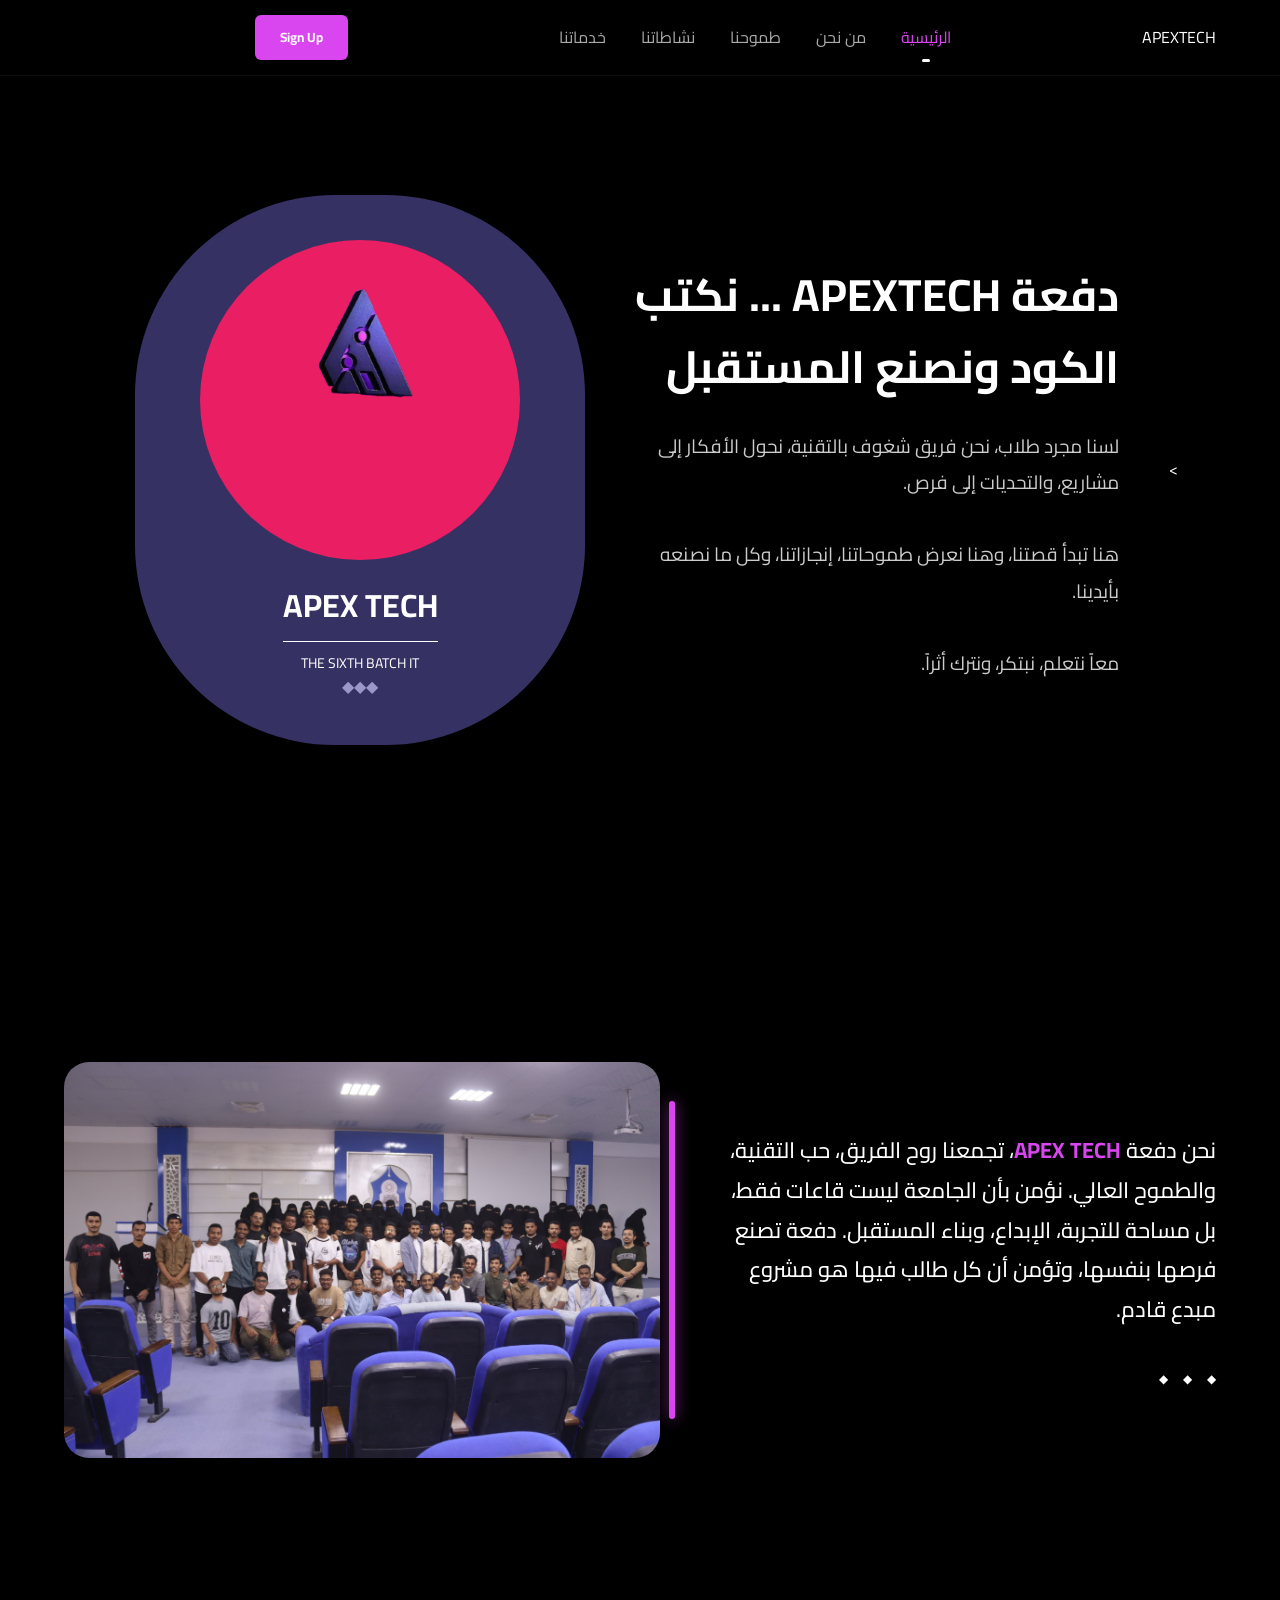
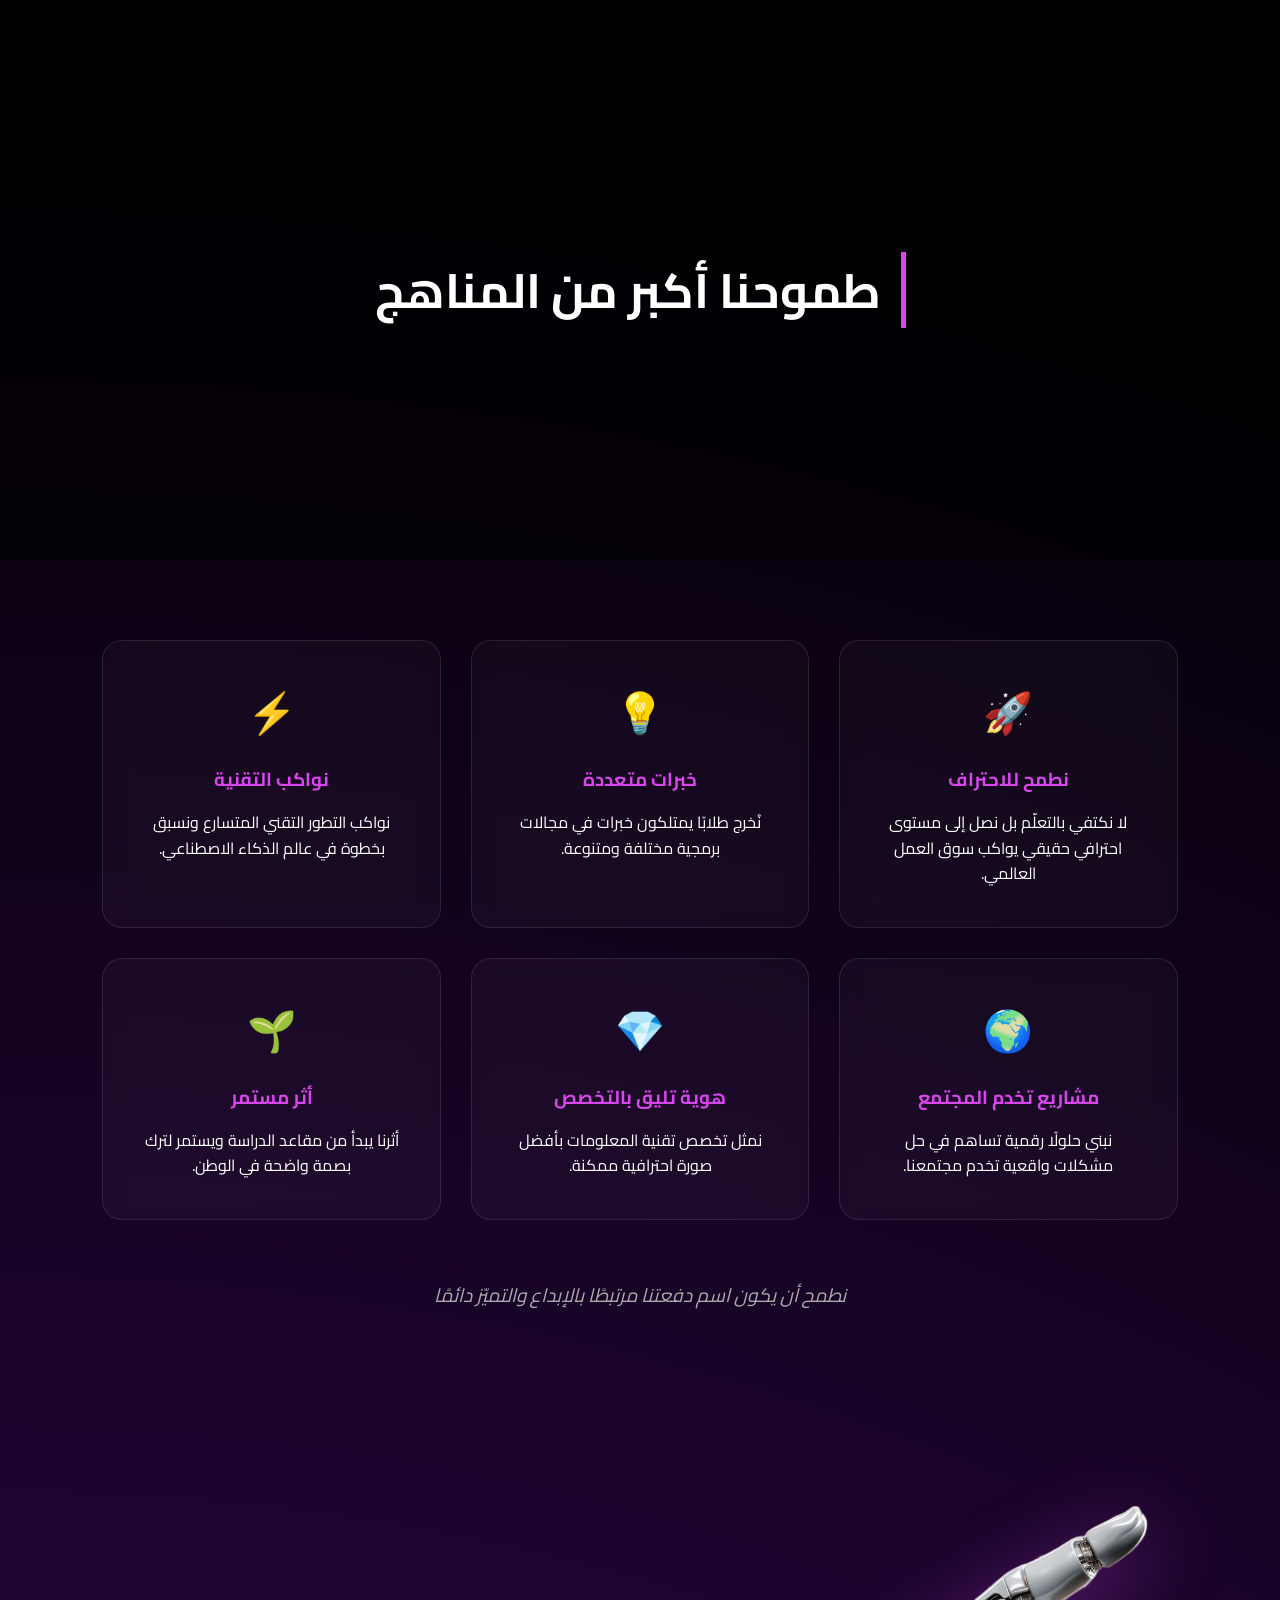
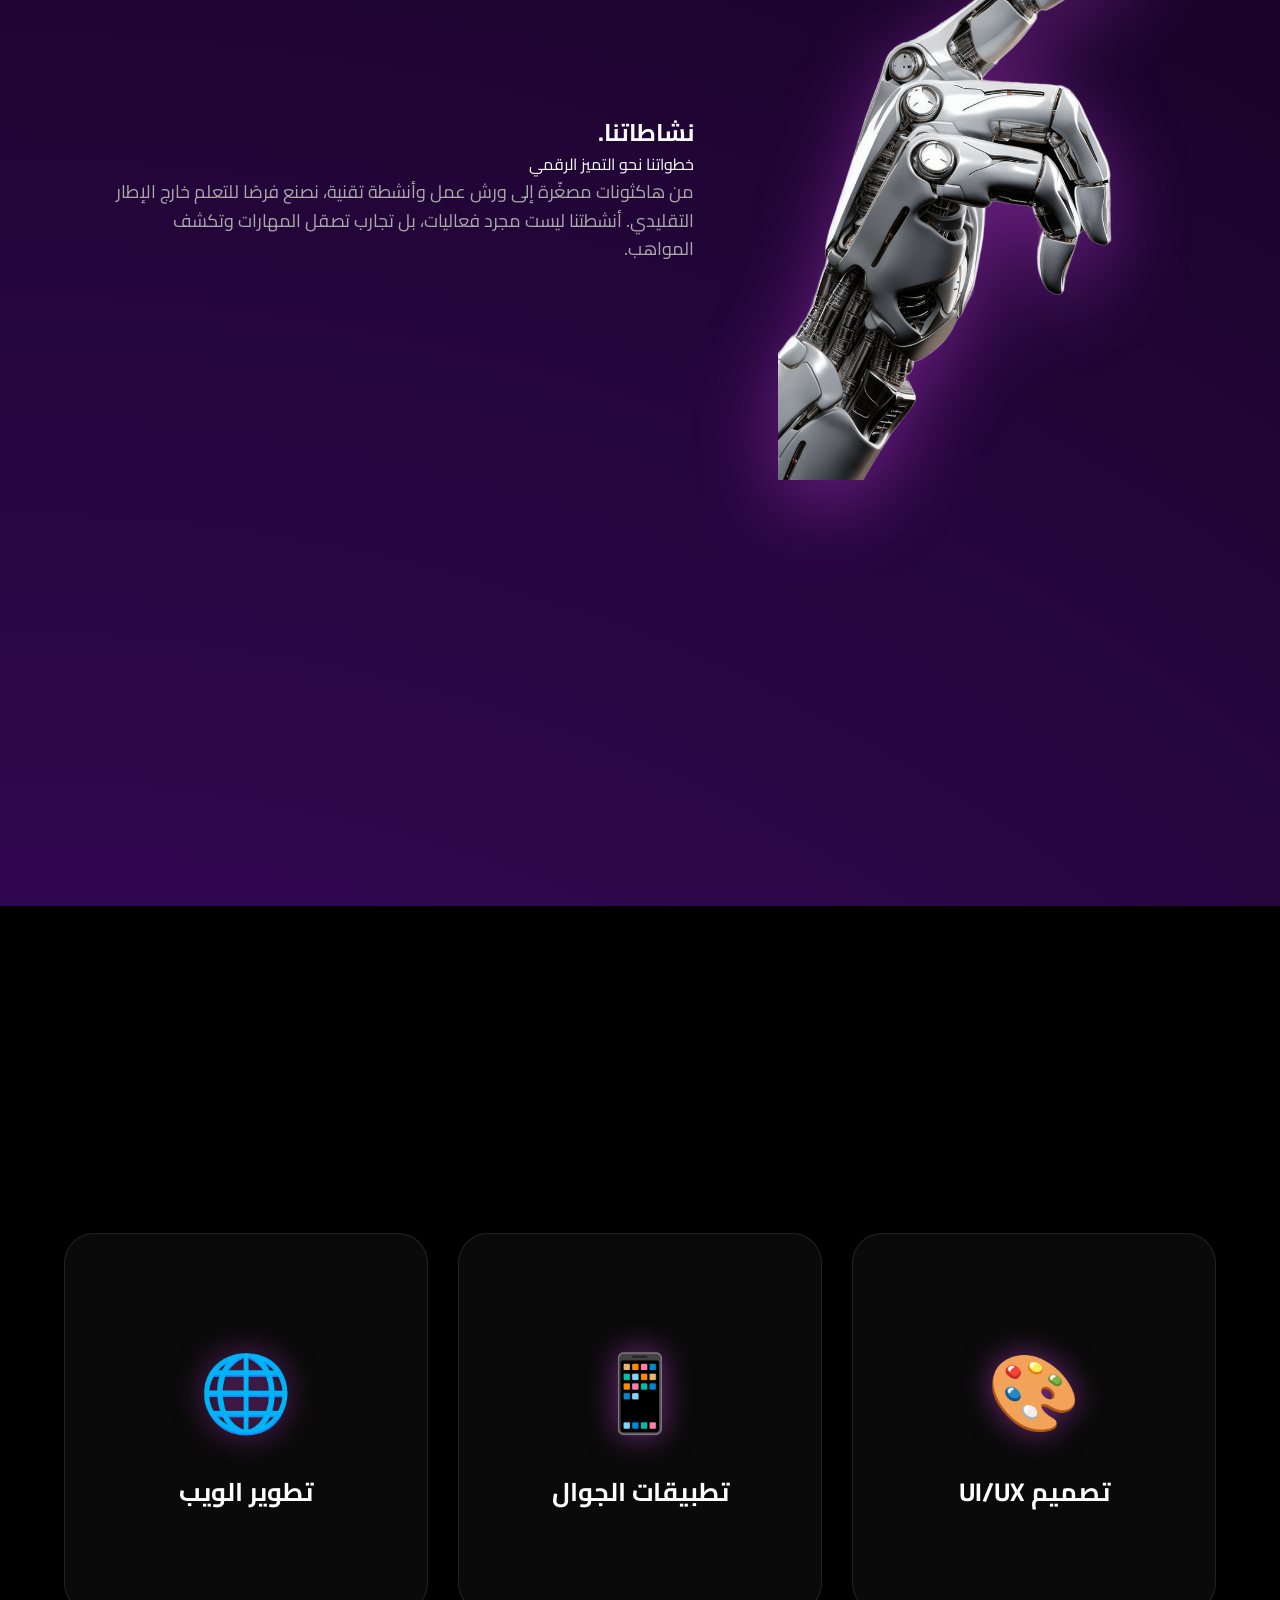
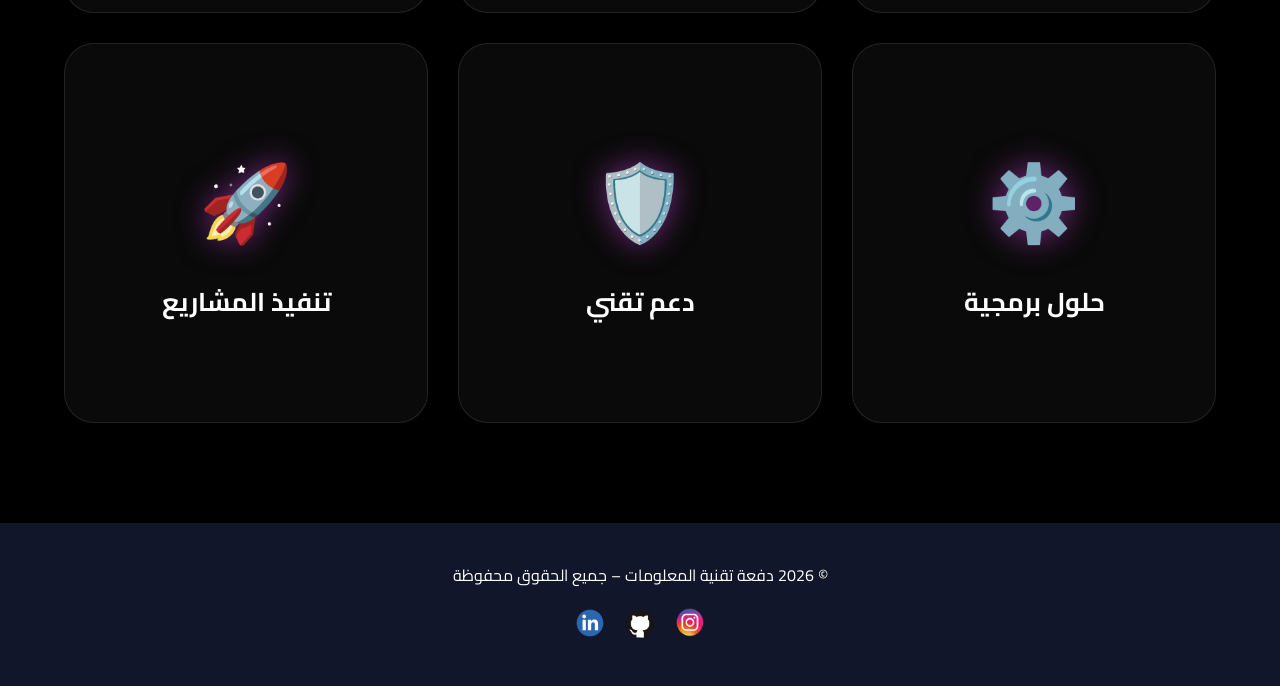
<file: Ap/index.html>
<!DOCTYPE html>
<html lang="ar" dir="rtl">
<head>
    <meta charset="UTF-8">
    <meta name="viewport" content="width=device-width, initial-scale=1.0">
    <title>APEX TECH | المستقبل يبدأ هنا</title>
    <link rel="stylesheet" href="styles.css">
    <link href="https://fonts.googleapis.com/css2?family=Cairo:wght@400;600;700&display=swap" rel="stylesheet">
</head>
<body>

    <nav>
        <div class="nav-container">
            <div class="logo-text"><a href="#home" style="text-decoration: none; color: inherit;">APEX<span>TECH</span></a></div>
            <ul class="nav-links">
                <li class="active"><a href="#home">الرئيسية</a></li>
                <li><a href="#about">من نحن</a></li>
                <li><a href="#ambition">طموحنا</a></li>
                <li><a href="#activities">نشاطاتنا</a></li>
                <li><a href="#services">خدماتنا</a></li>
            </ul>
            <button class="signup">Sign Up</button>
            <div class="menu-toggle" id="mobile-menu">
                <span></span><span></span><span></span>
            </div>
        </div>
    </nav>

    <main>
        <section id="home" class="hero-section">>
    <div class="hero-container">
        <div class="hero-visual">
            <div class="ellipse-bg"></div>
            <div class="logo-wrapper">
                <img src="images/logo.png" alt="APEX TECH Logo" class="main-logo">
            </div>
            <div class="batch-info">
                <h2>APEX TECH</h2>
                <p>THE SIXTH BATCH IT</p>
            </div>
            <div class="decoration-stars">
                <span>◆</span><span>◆</span><span>◆</span>
            </div>
        </div>

        <div class="hero-text-content">
            <h1 class="hero-title">دفعة APEXTECH ... نكتب الكود ونصنع المستقبل</h1>
            <p class="hero-description">
                لسنا مجرد طلاب، نحن فريق شغوف بالتقنية، نحول الأفكار إلى مشاريع، والتحديات إلى فرص. 
                <br><br>
                هنا تبدأ قصتنا، وهنا نعرض طموحاتنا، إنجازاتنا، وكل ما نصنعه بأيدينا. 
                <br><br>
                معاً نتعلم، نبتكر، ونترك أثراً.
            </p>
        </div>
    </div>
</section>

        <section id="about" class="about-section reveal">
    <div class="about-container">
        <div class="about-text">
            <p>
                نحن دفعة <span class="highlight">APEX TECH</span>، تجمعنا روح الفريق، حب التقنية، والطموح العالي. نؤمن بأن الجامعة ليست قاعات فقط، بل مساحة للتجربة، الإبداع، وبناء المستقبل. دفعة تصنع فرصها بنفسها، وتؤمن أن كل طالب فيها هو مشروع مبدع قادم.
            </p>
            <div class="decoration-dots">
                <span>◆</span><span>◆</span><span>◆</span>
            </div>
        </div>

        <div class="about-image-wrapper">
            <div class="image-frame">
                <img src="images/grop.jpg" alt="APEXTECH Team">
                <div class="side-border"></div>
            </div>
        </div>
    </div>
</section>

        <section id="ambition" class="ambition-section reveal">
    <div class="video-container">
        <video autoplay muted loop playsinline class="bg-video">
            <source src="images/15.mp4" type="video/mp4">
        </video>
        <div class="video-overlay">
            <h2 class="reveal-text">طموحنا أكبر من <span>المناهج</span></h2>
        </div>
    </div>

    <div class="content-wrapper">
        <div class="cards-grid">
            <div class="ambition-card reveal">
                <div class="card-icon">🚀</div>
                <h3>نطمح للاحتراف</h3>
                <p>لا نكتفي بالتعلّم بل نصل إلى مستوى احترافي حقيقي يواكب سوق العمل العالمي.</p>
            </div>

            <div class="ambition-card reveal">
                <div class="card-icon">💡</div>
                <h3>خبرات متعددة</h3>
                <p>نُخرج طلابًا يمتلكون خبرات في مجالات برمجية مختلفة ومتنوعة.</p>
            </div>

            <div class="ambition-card reveal">
                <div class="card-icon">⚡</div>
                <h3>نواكب التقنية</h3>
                <p>نواكب التطور التقني المتسارع ونسبق بخطوة في عالم الذكاء الاصطناعي.</p>
            </div>

            <div class="ambition-card reveal">
                <div class="card-icon">🌍</div>
                <h3>مشاريع تخدم المجتمع</h3>
                <p>نبني حلولًا رقمية تساهم في حل مشكلات واقعية تخدم مجتمعنا.</p>
            </div>

            <div class="ambition-card reveal">
                <div class="card-icon">💎</div>
                <h3>هوية تليق بالتخصص</h3>
                <p>نمثل تخصص تقنية المعلومات بأفضل صورة احترافية ممكنة.</p>
            </div>

            <div class="ambition-card reveal">
                <div class="card-icon">🌱</div>
                <h3>أثر مستمر</h3>
                <p>أثرنا يبدأ من مقاعد الدراسة ويستمر لترك بصمة واضحة في الوطن.</p>
            </div>
        </div>
        
        <div class="ambition-footer reveal">
            <p>نطمح أن يكون اسم دفعتنا مرتبطًا بالإبداع والتميّز دائمًا</p>
        </div>
    </div>
</section>

<section id="activities" class="activities-section reveal">
    <div class="activities-hero">
        <div class="activities-image reveal-left">
            <img src="images/hand.png" alt="AI Hand" class="floating-hand">
        </div>

        <div class="activities-content reveal-right">
            <h2 class="section-title">نشاطاتنا<span>.</span></h2>
            <p class="subtitle">خطواتنا نحو التميز الرقمي</p>
            <p class="description">
                من هاكثونات مصغّرة إلى ورش عمل وأنشطة تقنية، نصنع فرصًا للتعلم خارج الإطار التقليدي. 
                أنشطتنا ليست مجرد فعاليات، بل تجارب تصقل المهارات وتكشف المواهب.
            </p>
        </div>
    </div>

    <div class="slider-wrapper reveal">
        <button class="slide-btn prev" id="prevBtn">‹</button>
        
        <div class="activities-slider" id="mainSlider">
            <div class="activity-slide">
                <div class="slide-card">
                    <span class="tag">Workshops</span>
                    <h3>ورش عمل تقنية</h3>
                    <p>ورش تفاعلية لتطوير المهارات البرمجية والتقنية الحديثة.</p>
                </div>
            </div>

            <div class="activity-slide">
                <div class="slide-card">
                    <span class="tag">Hackathon</span>
                    <h3>هاكثون مصغّر</h3>
                    <p>تجربة تنافسية مكثفة لتحويل الأفكار المبتكرة إلى حلول حقيقية.</p>
                </div>
            </div>

            <div class="activity-slide coming">
                <div class="slide-card">
                    <span class="tag">Coming Soon</span>
                    <h3>قريبًا</h3>
                    <p>فعاليات جديدة وتجارب تقنية أقوى في الطريق إليكم.</p>
                </div>
            </div>
        </div>

        <button class="slide-btn next" id="nextBtn">›</button>
    </div>
</section>

<section id="services" class="services-section">
    <div class="services-container">
        
        <div class="services-header reveal">
            <h1 class="main-title">خدماتنا<span>.</span></h1>
            <div class="title-line"></div>
            <p class="description">مهارات طلابنا تتحول إلى حلول رقمية احترافية، جاهزة لتلبية احتياجات سوق العمل بأعلى معايير الجودة.</p>
        </div>

        <div class="services-grid">
            <div class="flip-card reveal">
                <div class="card-inner">
                    <div class="card-front">
                        <div class="icon">🎨</div>
                        <h3>تصميم UI/UX</h3>
                    </div>
                    <div class="card-back">
                        <p>واجهات مستخدم جذابة وتجارب رقمية مدروسة بعناية لتسهيل رحلة المستخدم.</p>
                    </div>
                </div>
            </div>

            <div class="flip-card reveal">
                <div class="card-inner">
                    <div class="card-front">
                        <div class="icon">📱</div>
                        <h3>تطبيقات الجوال</h3>
                    </div>
                    <div class="card-back">
                        <p>برمجة تطبيقات ذكية (Android/iOS) تقدم تجربة مستخدم استثنائية وسلسة.</p>
                    </div>
                </div>
            </div>

            <div class="flip-card reveal">
                <div class="card-inner">
                    <div class="card-front">
                        <div class="icon">🌐</div>
                        <h3>تطوير الويب</h3>
                    </div>
                    <div class="card-back">
                        <p>تصميم وبناء مواقع ويب سريعة، متجاوبة، وبأحدث التقنيات لضمان أفضل أداء.</p>
                    </div>
                </div>
            </div>

            <div class="flip-card reveal">
                <div class="card-inner">
                    <div class="card-front">
                        <div class="icon">⚙️</div>
                        <h3>حلول برمجية</h3>
                    </div>
                    <div class="card-back">
                        <p>تطوير أنظمة برمجية متكاملة مخصصة لحل مشاكل عملك المعقدة.</p>
                    </div>
                </div>
            </div>

            <div class="flip-card reveal">
                <div class="card-inner">
                    <div class="card-front">
                        <div class="icon">🛡️</div>
                        <h3>دعم تقني</h3>
                    </div>
                    <div class="card-back">
                        <p>استشارات وحلول برمجية متكاملة لحل المشكلات التقنية المعقدة.</p>
                    </div>
                </div>
            </div>

            <div class="flip-card reveal">
                <div class="card-inner">
                    <div class="card-front">
                        <div class="icon">🚀</div>
                        <h3>تنفيذ المشاريع</h3>
                    </div>
                    <div class="card-back">
                        <p>تحويل الأفكار من مجرد مخططات إلى واقع رقمي ملموس وناجح.</p>
                    </div>
                </div>
            </div>
        </div>
    </div>
</section>
    </main>

    <footer class="footer">
        <p>© 2026 دفعة تقنية المعلومات – جميع الحقوق محفوظة</p>
        <div class="footer-icons">
            <a href="#"><img src="images/insta.png" alt="Instagram"></a>
            <a href="#"><img src="images/github.png" alt="GitHub"></a>
            <a href="#"><img src="images/link.png" alt="LinkedIn"></a>
        </div>
    </footer>

    <script src="index.js"></script>
</body>
</html>
</file>
<file: Ap/styles.css>
/* ===== 1. الإعدادات العامة (General Settings) ===== */
:root {
    --glow-color: #d946ef;
    --bg-dark: #000;
    --glass-bg: rgba(255, 255, 255, 0.04);
}

* {
    margin: 0;
    padding: 0;
    box-sizing: border-box;
    font-family: 'Cairo', sans-serif;
}

body {
    background: radial-gradient(circle at bottom left, #4b0b7a, #000 70%);
    color: #fff;
    overflow-x: hidden;
    line-height: 1.6;
}

/* ===== 2. الهيدر (Navbar) ===== */
nav {
    display: flex;
    justify-content: space-between;
    align-items: center;
    padding: 30px 60px;
    background: rgba(0, 0, 0, 0.6);
    backdrop-filter: blur(10px);
    position: fixed;
    width: 100%;
    top: 0;
    z-index: 1000;
}

nav ul {
    list-style: none;
    display: flex;
    gap: 40px;
}

nav ul li a {
    color: #aaa;
    text-decoration: none;
    font-size: 16px;
    transition: 0.3s;
}

nav ul li.active a {
    color: var(--glow-color);
}

.signup {
    background: var(--glow-color);
    padding: 10px 25px;
    border-radius: 8px;
    color: #fff;
    border: none;
    cursor: pointer;
    font-weight: bold;
}

/* ===== 3. قسم الهيرو (Hero Section - كما في الصورة 32) ===== */
.hero-section {
    min-height: 100vh;
    display: flex;
    align-items: center;
    justify-content: center;
    padding: 120px 8% 60px;
}

.hero-container {
    display: flex;
    align-items: center;
    justify-content: space-between;
    width: 100%;
    gap: 50px;
}

.hero-visual {
    position: relative;
    width: 45%;
    display: flex;
    flex-direction: column;
    align-items: center;
}

.ellipse-bg {
    position: absolute;
    width: 450px;
    height: 550px;
    background: rgba(90, 82, 165, 0.6);
    border-radius: 200px;
    z-index: 1;
}

.logo-wrapper {
    position: relative;
    z-index: 3;
    width: 320px;
    height: 320px;
    background: #e91e63;
    /* اللون الوردي خلف اللوجو */
    border-radius: 50%;
    display: flex;
    justify-content: center;
    align-items: center;
}

.main-logo {
    width: 250px;
    z-index: 4;
}

.batch-info {
    position: relative;
    z-index: 3;
    text-align: center;
    margin-top: 20px;
}

.batch-info h2 {
    font-size: 32px;
    font-weight: bold;
}

.batch-info p {
    border-top: 1px solid #fff;
    margin-top: 10px;
    padding-top: 10px;
    font-size: 14px;
}

.hero-text-content {
    width: 50%;
    text-align: right;
}

.hero-title {
    font-size: 45px;
    font-weight: 700;
    margin-bottom: 25px;
}

.hero-description {
    font-size: 19px;
    color: #ccc;
    line-height: 1.9;
}

/* ===== 4. قسم الخدمات (Services - كما في الصورة 31) ===== */
.services-section {
    padding: 100px 5%;
    text-align: center;
    display: flex;
    flex-direction: column;
    align-items: center;
}

.services-header {
    margin-bottom: 70px;
    display: flex;
    flex-direction: column;
    align-items: center;
}

.main-title {
    font-size: 50px;
    margin-bottom: 15px;
}

.title-line {
    width: 80px;
    height: 4px;
    background: var(--glow-color);
    margin-bottom: 25px;
}

.description {
    max-width: 800px;
    color: #aaa;
    font-size: 18px;
    margin: 0 auto;
}

/* شبكة البطاقات الممركزة */
.services-grid {
    display: grid;
    grid-template-columns: repeat(auto-fit, minmax(320px, 1fr));
    gap: 40px;
    width: 100%;
    max-width: 1200px;
    justify-content: center;
    /* توسيط البطاقات */
}

.flip-card {
    height: 400px;
    perspective: 1000px;
}

.card-inner {
    position: relative;
    width: 100%;
    height: 100%;
    transition: transform 0.6s cubic-bezier(0.4, 0, 0.2, 1);
    transform-style: preserve-3d;
}

.flip-card:hover .card-inner {
    transform: rotateY(180deg);
}

.card-front,
.card-back {
    position: absolute;
    width: 100%;
    height: 100%;
    backface-visibility: hidden;
    border-radius: 30px;
    display: flex;
    flex-direction: column;
    justify-content: center;
    align-items: center;
    padding: 40px;
    border: 1px solid rgba(255, 255, 255, 0.1);
}

.card-front {
    background: var(--glass-bg);
    backdrop-filter: blur(10px);
}

/* تكبير الأيقونات */
.card-front .icon {
    font-size: 85px;
    /* حجم أيقونة ضخم وفخم */
    margin-bottom: 25px;
    filter: drop-shadow(0 0 20px rgba(217, 70, 239, 0.4));
}

.card-front h3 {
    font-size: 24px;
    color: #fff;
}

.card-back {
    background: #0a0a0a;
    transform: rotateY(180deg);
    color: #ccc;
    text-align: center;
    border: 1px solid var(--glow-color);
}

/* ===== 5. التجاوب (Responsiveness) ===== */
@media (max-width: 992px) {
    .hero-container {
        flex-direction: column;
        text-align: center;
    }

    .hero-text-content {
        width: 100%;
        text-align: center;
        order: 1;
    }

    .hero-visual {
        width: 100%;
        order: 2;
        transform: scale(0.8);
    }

    .hero-title {
        font-size: 32px;
    }

    nav {
        padding: 20px;
    }

    nav ul {
        display: none;
    }

    /* يفضل إضافة قائمة همبرغر هنا لاحقاً */
}

@media (max-width: 768px) {
    .services-grid {
        grid-template-columns: 1fr;
        max-width: 400px;
    }

    .main-title {
        font-size: 38px;
    }
}

/* الإعدادات العامة */
* {
    margin: 0;
    padding: 0;
    box-sizing: border-box;
    font-family: 'Cairo', sans-serif;
}

html {
    scroll-behavior: smooth;
}

body {
    background: radial-gradient(circle at bottom left, #4b0b7a, #000 70%);
    color: #fff;
    overflow-x: hidden;
}
/* ===== 1. تنسيق الهيدر (Navigation) المصلح ===== */
nav {
    display: flex;
    justify-content: center;
    align-items: center;
    padding: 15px 0; /* زيادة بسيطة لإعطاء متنفس */
    background: rgba(0, 0, 0, 0.95);
    backdrop-filter: blur(10px);
    position: fixed;
    width: 100%;
    top: 0;
    z-index: 2000;
    border-bottom: 1px solid rgba(255, 255, 255, 0.05);
}

.nav-container {
    width: 90%;
    max-width: 1300px;
    display: flex;
    /* التبديل بين اللوجو والروابط ليتناسب مع اتجاه الصفحة RTL */
    flex-direction: row; 
    justify-content: space-between; 
    align-items: center;
}

.nav-links {
    display: flex;
    list-style: none;
    gap: 35px; /* مسافة متوازنة بين الروابط */
    margin: 0;
    padding: 0;
    align-items: center;
}

.nav-links li {
    position: relative;
}

.nav-links li a {
    color: #aaa;
    text-decoration: none;
    font-size: 16px;
    transition: 0.3s;
}

/* العنصر النشط وتأثير النقطة البيضاء */
.nav-links li.active a, 
.nav-links li a:hover {
    color: #d946ef;
}

.nav-links li.active::after {
    content: "";
    position: absolute;
    width: 8px;
    height: 3px;
    background: #fff;
    bottom: -12px; /* ضبط المسافة أسفل النص */
    left: 50%;
    transform: translateX(-50%);
    border-radius: 2px;
}

/* زر التسجيل */
.signup {
    background: #d946ef;
    padding: 10px 25px;
    border-radius: 6px;
    color: #fff;
    border: none;
    cursor: pointer;
    font-weight: bold;
    transition: 0.3s;
    margin-right: 20px; /* إبعاد الزر قليلاً عن الروابط */
}

/* ===== 2. تنسيق الهيرو الموحد (Hero Section) ===== */
.hero-section {
    padding-top: 100px; /* لتجنب اختفاء المحتوى تحت الهيدر */
    min-height: 100vh;
    display: flex;
    align-items: center;
}

.hero-container {
    display: flex;
    /* row-reverse يجعل النصوص يمين والصورة يسار بشكل صحيح في RTL */
    flex-direction: row-reverse; 
    justify-content: space-between;
    align-items: center;
    width: 90%;
    max-width: 1300px;
    margin: 0 auto;
    gap: 50px;
}

.hero-text-content {
    flex: 1.2; /* إعطاء مساحة أكبر قليلاً للنص */
    text-align: right;
}

.hero-visual {
    flex: 1;
    display: flex;
    justify-content: center;
    position: relative;
}

/* تحسينات للتجاوب مع الجوال */
@media (max-width: 992px) {
    .nav-container, .hero-container {
        flex-direction: column;
        gap: 30px;
    }
    .nav-links {
        gap: 15px;
    }
    .hero-text-content {
        text-align: center;
    }
}
/* تصميم الأسطوانة واللوجو */
.logo-area {
    width: 40%;
    position: relative;
}

.cylinder {
    width: 300px;
    height: 400px;
    background: linear-gradient(180deg, #6d5aa7, #5a4b8a);
    border-radius: 150px;
    position: relative;
    display: flex;
    justify-content: center;
}

.logo img {
    width: 250px;
    filter: drop-shadow(0 20px 30px rgba(0, 0, 0, 0.5));
}

/* قسم من نحن */
/* ===== قسم من نحن (About Us) المطور ===== */
.about-section {
    padding: 100px 5%;
    background: #000;
    display: flex;
    justify-content: center;
    align-items: center;
    min-height: 80vh;
}

.about-container {
    max-width: 1300px;
    width: 100%;
    display: flex;
    flex-direction: row; /* النص يمين والصورة يسار */
    justify-content: space-between;
    align-items: center;
    gap: 60px;
}

/* تنسيق النصوص */
.about-text {
    flex: 1;
    position: relative;
    text-align: right;
}

.about-text p {
    font-size: 22px;
    line-height: 1.8;
    color: #fff;
    font-weight: 500;
}

.about-text .highlight {
    color: #d946ef; /* اللون البنفسجي المشرق */
    font-weight: 700;
}

/* النقاط المزخرفة (الدايموند) */
.decoration-dots {
    margin-top: 40px;
    display: flex;
    gap: 15px;
    color: #fff;
    font-size: 12px;
}

/* تنسيق الصورة والإطار */
.about-image-wrapper {
    flex: 1.2;
    display: flex;
    justify-content: flex-end;
}

.image-frame {
    position: relative;
    width: 100%;
    max-width: 650px;
    border-radius: 20px;
    overflow: visible; /* للسماح للحدود الجانبية بالظهور */
}

.image-frame img {
    width: 100%;
    border-radius: 25px;
    display: block;
    box-shadow: 0 20px 50px rgba(0,0,0,0.5);
}

/* الخط البنفسجي الرأسي بجانب الصورة */
.side-border {
    position: absolute;
    right: -15px; /* يبرز للخارج قليلاً */
    top: 10%;
    bottom: 10%;
    width: 6px;
    background: #d946ef;
    border-radius: 10px;
    box-shadow: 0 0 15px rgba(217, 70, 239, 0.6);
}

/* تحسين التجاوب للجوال */
@media (max-width: 992px) {
    .about-container {
        flex-direction: column-reverse;
        text-align: center;
    }
    .about-text {
        text-align: center;
    }
    .decoration-dots {
        justify-content: center;
    }
    .side-border {
        display: none; /* إخفاء الخط في الشاشات الصغيرة لتجنب الفوضى */
    }
}

/* أنميشن الظهور */
.reveal {
    opacity: 0;
    transform: translateY(50px);
    transition: 1s all ease;
}

.reveal.active {
    opacity: 1;
    transform: translateY(0);
}

/* التجاوب (Responsive) */
@media (max-width: 900px) {

    .container,
    .about-container {
        flex-direction: column;
        text-align: center;
    }

    .text,
    .logo-area,
    .about-text {
        width: 100%;
    }

    .nav-links {
        display: none;
    }

    /* يمكن إضافة قائمة برجر لاحقاً */
    .logo-area {
        margin-top: 50px;
    }
}

.footer {
    background: #11162a;
    padding: 40px;
    text-align: center;
}

.footer-icons {
    display: flex;
    justify-content: center;
    gap: 20px;
    margin-top: 20px;
}

.footer-icons img {
    width: 30px;
    transition: 0.3s;
}

/* قسم طموحنا */
.ambition-section {
    display: flex;
    flex-direction: column;
    padding: 0 !important;
    /* الفيديو يأخذ العرض كاملاً */
}

.video-container {
    position: relative;
    width: 100%;
    height: 60vh;
    overflow: hidden;
    display: flex;
    align-items: center;
    justify-content: center;
}

.bg-video {
    position: absolute;
    width: 100%;
    height: 100%;
    object-fit: cover;
    z-index: -1;
}

.video-overlay {
    width: 100%;
    height: 100%;
    background: rgba(0, 0, 0, 0.6);
    display: flex;
    align-items: center;
    justify-content: center;
}

.video-overlay h2 {
    font-size: clamp(1.5rem, 5vw, 3rem);
    border-right: 5px solid #d946ef;
    padding-right: 20px;
    color: #fff;
}

/* شبكة البطاقات */
.content-wrapper {
    padding: 80px 8%;
}

.cards-grid {
    display: grid;
    grid-template-columns: repeat(auto-fit, minmax(300px, 1fr));
    gap: 30px;
}

.ambition-card {
    background: rgba(255, 255, 255, 0.03);
    border: 1px solid rgba(255, 255, 255, 0.1);
    padding: 40px;
    border-radius: 20px;
    backdrop-filter: blur(10px);
    transition: all 0.4s cubic-bezier(0.175, 0.885, 0.32, 1.275);
    text-align: center;
}

.ambition-card:hover {
    transform: translateY(-15px);
    background: rgba(217, 70, 239, 0.1);
    border-color: #d946ef;
    box-shadow: 0 20px 40px rgba(217, 70, 239, 0.2);
}

.card-icon {
    font-size: 40px;
    margin-bottom: 20px;
    display: block;
}

.ambition-card h3 {
    color: #d946ef;
    margin-bottom: 15px;
}

.ambition-footer {
    margin-top: 60px;
    text-align: center;
    font-size: 1.2rem;
    color: #aaa;
    font-style: italic;
}

/* التجاوب مع الجوال */
@media (max-width: 768px) {
    .video-container {
        height: 40vh;
    }

    .content-wrapper {
        padding: 40px 5%;
    }

    .ambition-card {
        padding: 25px;
    }
}

/* قسم نشاطاتنا */
.activities-section {
    padding: 100px 8%;
    display: flex;
    flex-direction: column;
    gap: 60px;
}

.activities-hero {
    display: flex;
    align-items: center;
    justify-content: space-between;
    gap: 50px;
}

.activities-image {
    width: 40%;
}

.activities-content {
    width: 55%;
    text-align: right;
}

.floating-hand {
    width: 100%;
    max-width: 400px;
    filter: drop-shadow(0 20px 40px rgba(217, 70, 239, 0.4));
    animation: floatHand 4s ease-in-out infinite;
}

@keyframes floatHand {

    0%,
    100% {
        transform: translateY(0) rotate(0);
    }

    50% {
        transform: translateY(-20px) rotate(2deg);
    }
}

/* السلايدر */
.slider-wrapper {
    display: flex;
    align-items: center;
    gap: 20px;
    width: 100%;
}

.activities-slider {
    display: flex;
    gap: 25px;
    overflow-x: auto;
    scroll-behavior: smooth;
    padding: 20px 10px;
    scrollbar-width: none;
    /* إخفاء شريط التمرير */
}

.activities-slider::-webkit-scrollbar {
    display: none;
}

.activity-slide {
    min-width: 320px;
    flex: 1;
}

.slide-card {
    background: rgba(255, 255, 255, 0.05);
    border: 1px solid rgba(217, 70, 239, 0.2);
    padding: 40px 30px;
    border-radius: 24px;
    text-align: center;
    transition: 0.4s;
}

.slide-card:hover {
    background: rgba(217, 70, 239, 0.1);
    transform: scale(1.02);
    border-color: #d946ef;
}

.slide-card h3 {
    color: #d946ef;
    margin: 15px 0;
}

.slide-card .tag {
    background: #d946ef;
    padding: 5px 15px;
    border-radius: 10px;
    font-size: 12px;
    font-weight: bold;
}

/* أزرار السلايدر */
.slide-btn {
    background: rgba(217, 70, 239, 0.2);
    color: white;
    border: 1px solid #d946ef;
    width: 50px;
    height: 50px;
    border-radius: 50%;
    cursor: pointer;
    font-size: 24px;
    transition: 0.3s;
}

.slide-btn:hover {
    background: #d946ef;
}

/* التجاوب مع الجوال */
@media (max-width: 900px) {
    .activities-hero {
        flex-direction: column;
        text-align: center;
    }

    .activities-image,
    .activities-content {
        width: 100%;
    }

    .activities-content {
        order: -1;
    }

    /* النص يظهر قبل الصورة في الجوال */
    .activity-slide {
        min-width: 280px;
    }
}

.services-section {
    padding: 100px 5%;
    background: #000;
    display: flex;
    justify-content: center;
    align-items: center;
    flex-direction: column;
}

.services-container {
    max-width: 1200px;
    width: 100%;
    margin: 0 auto;
}

.services-header {
    text-align: center;
    margin-bottom: 60px;
    display: flex;
    flex-direction: column;
    align-items: center;
}

.services-header .main-title {
    font-size: clamp(2.5rem, 5vw, 3.5rem);
    color: #fff;
}

.services-header .title-line {
    width: 80px;
    height: 4px;
    background: #d946ef;
    margin: 15px 0;
}

.services-header .description {
    max-width: 750px;
    color: #aaa;
    margin: 0 auto;
    font-size: 1.1rem;
}

/* الشبكة: تظهر 3 في الصف وتتوسط تلقائياً */
.services-grid {
    display: grid;
    grid-template-columns: repeat(auto-fit, minmax(320px, 1fr));
    gap: 30px;
    width: 100%;
    justify-content: center;
}

.flip-card {
    height: 380px;
    perspective: 1000px;
}

.card-inner {
    position: relative;
    width: 100%;
    height: 100%;
    transition: transform 0.6s cubic-bezier(0.4, 0, 0.2, 1);
    transform-style: preserve-3d;
}

.flip-card:hover .card-inner {
    transform: rotateY(180deg);
}

.card-front,
.card-back {
    position: absolute;
    width: 100%;
    height: 100%;
    backface-visibility: hidden;
    border-radius: 30px;
    display: flex;
    flex-direction: column;
    justify-content: center;
    align-items: center;
    padding: 30px;
    border: 1px solid rgba(255, 255, 255, 0.1);
}

.card-front {
    background: rgba(255, 255, 255, 0.04);
    backdrop-filter: blur(10px);
}

/* تكبير الأيقونات */
.card-front .icon {
    font-size: 75px;
    /* تكبير حجم الأيقونة */
    margin-bottom: 20px;
    filter: drop-shadow(0 0 15px rgba(217, 70, 239, 0.5));
}

.card-front h3 {
    font-size: 1.6rem;
    color: #fff;
}

.card-back {
    background: #0a0a0a;
    transform: rotateY(180deg);
    color: #ccc;
    text-align: center;
    line-height: 1.7;
    border: 1px solid #d946ef;
}
</file>
